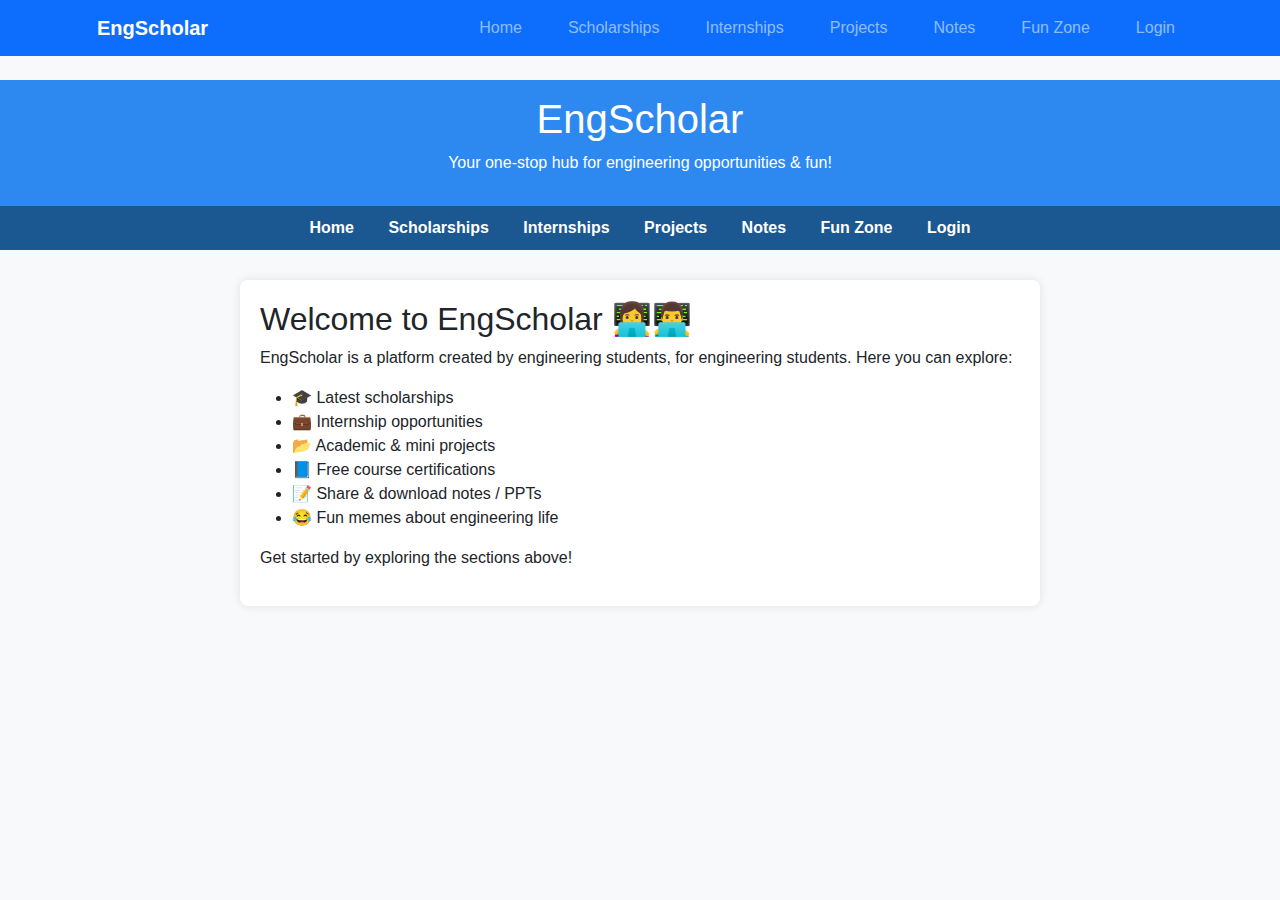
<file: templates/home.html>
<html lang="en">
<head>
    <meta charset="UTF-8">
    <meta name="viewport" content="width=device-width, initial-scale=1.0">
    <title>EngScholar</title>
    <!-- Bootstrap CSS -->
    <link href="https://cdn.jsdelivr.net/npm/bootstrap@5.3.2/dist/css/bootstrap.min.css" rel="stylesheet">
</head>
<body class="bg-light">

    <!-- Navbar -->
    <nav class="navbar navbar-expand-lg navbar-dark bg-primary">
        <div class="container">
            <a class="navbar-brand fw-bold" href="/">EngScholar</a>
            <button class="navbar-toggler" type="button" data-bs-toggle="collapse" data-bs-target="#navbarNav">
                <span class="navbar-toggler-icon"></span>
            </button>
            <div class="collapse navbar-collapse" id="navbarNav">
                <ul class="navbar-nav ms-auto">
                    <li class="nav-item"><a class="nav-link" href="/">Home</a></li>
                    <li class="nav-item"><a class="nav-link" href="/scholarship.html">Scholarships</a></li>
                    <li class="nav-item"><a class="nav-link" href="/internships">Internships</a></li>
                    <li class="nav-item"><a class="nav-link" href="/Project Ideas">Projects</a></li>
                    <li class="nav-item"><a class="nav-link" href="/notes">Notes</a></li>
                    <li class="nav-item"><a class="nav-link" href="/funzone">Fun Zone</a></li>
                    <li class="nav-item"><a class="nav-link" href="/login">Login</a></li>
                </ul>
            </div>
        </div>
    </nav>

    <!-- Page Content -->
    <div class="container mt-4">
        
    </div>

    <!-- Bootstrap JS -->
    <script src="https://cdn.jsdelivr.net/npm/bootstrap@5.3.2/dist/js/bootstrap.bundle.min.js"></script>
</body>
</html>


<!DOCTYPE html>
<html lang="en">
<head>
  <meta charset="UTF-8">
  <title>EngScholar - Home</title>
  <style>
    body {
      font-family: Arial, sans-serif;
      margin: 0; padding: 0;
      background: #f0f4f8;
    }
    header {
      background: #2d89ef;
      color: white;
      padding: 15px;
      text-align: center;
    }
    nav {
      background: #1b5790;
      padding: 10px;
      text-align: center;
    }
    nav a {
      color: white;
      margin: 0 15px;
      text-decoration: none;
      font-weight: bold;
    }
    nav a:hover {
      text-decoration: underline;
    }
    .content {
      max-width: 800px;
      margin: 30px auto;
      padding: 20px;
      background: white;
      border-radius: 8px;
      box-shadow: 0 0 10px rgba(0,0,0,0.1);
    }
    .flash {
      padding: 10px;
      margin-bottom: 15px;
      border-radius: 5px;
    }
    .success { background: #d4edda; color: #155724; }
    .error   { background: #f8d7da; color: #721c24; }
  </style>
</head>
<body>
  <header>
    <h1>EngScholar</h1>
    <p>Your one-stop hub for engineering opportunities & fun!</p>
  </header>

  <nav>
    <a href="/">Home</a>
    <a href="/scholarship.html">Scholarships</a>
    <a href="/internships">Internships</a>
    <a href="/projects">Projects</a>
    <a href="/notes">Notes</a>
    <a href="/fun">Fun Zone</a>
    <a href="/login">Login</a>
  </nav>

  <div class="content">
    

    <h2>Welcome to EngScholar 👩‍💻👨‍💻</h2>
    <p>
      EngScholar is a platform created by engineering students, for engineering students.  
      Here you can explore:
    </p>
    <ul>
      <li>🎓 Latest scholarships</li>
      <li>💼 Internship opportunities</li>
      <li>📂 Academic & mini projects</li>
      <li>📘 Free course certifications</li>
      <li>📝 Share & download notes / PPTs</li>
      <li>😂 Fun memes about engineering life</li>
    </ul>
    <p>Get started by exploring the sections above!</p>
  </div>
</body>
</html>
</file>
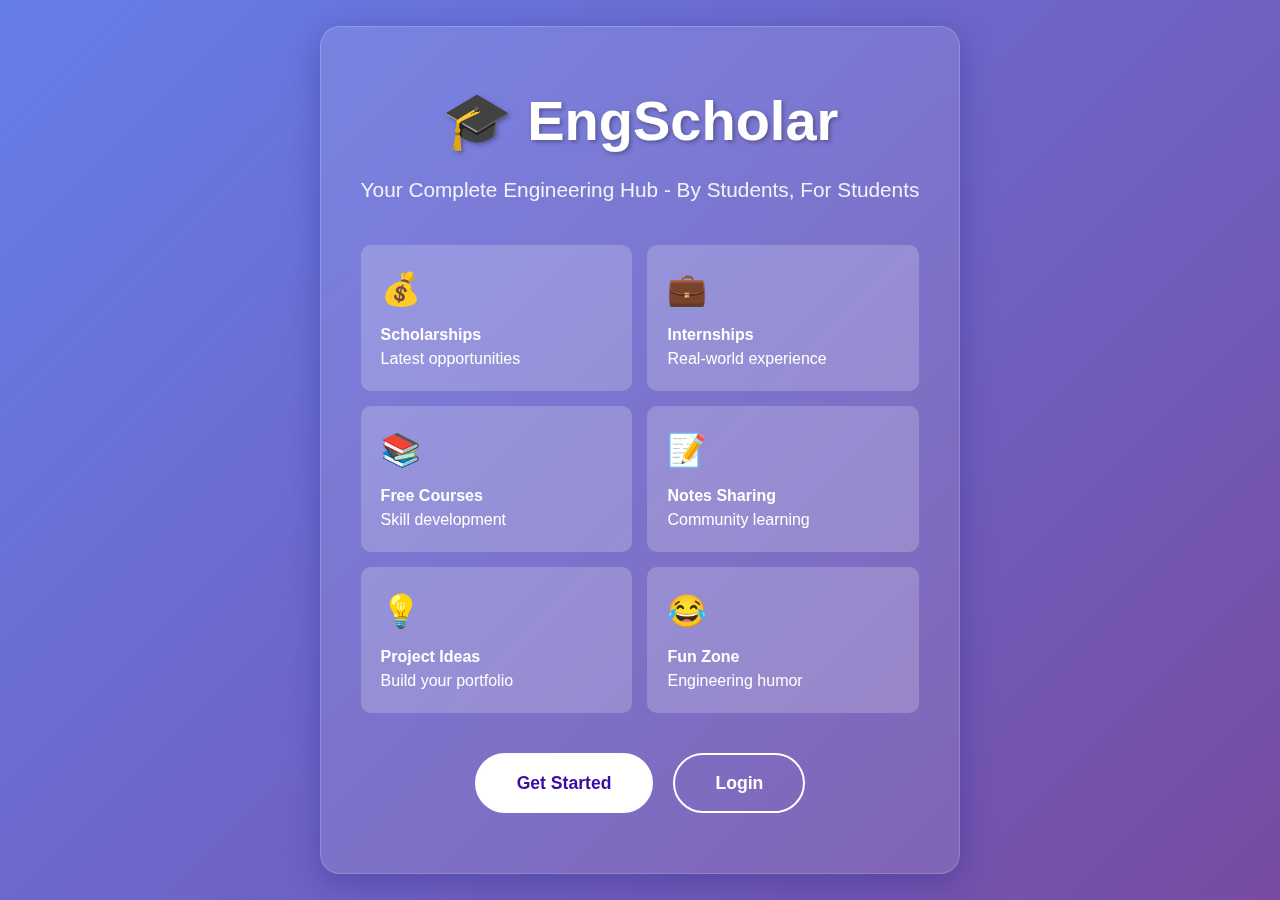
<file: templates/landing.html>
<!DOCTYPE html>
<html lang="en">
<head>
    <meta charset="UTF-8">
    <meta name="viewport" content="width=device-width, initial-scale=1.0">
    <title>EngScholar - Engineering Student Hub</title>
    <link href="https://cdn.jsdelivr.net/npm/bootstrap@5.3.2/dist/css/bootstrap.min.css" rel="stylesheet">
    <style>
        :root {
            --primary-color: #4361ee;
            --secondary-color: #3a0ca3;
            --accent-color: #7209b7;
            --light-bg: #f8f9fa;
        }
        
        body {
            font-family: 'Segoe UI', Tahoma, Geneva, Verdana, sans-serif;
            background: linear-gradient(135deg, #667eea 0%, #764ba2 100%);
            min-height: 100vh;
            margin: 0;
        }
        
        .hero-section {
            min-height: 100vh;
            display: flex;
            align-items: center;
            justify-content: center;
            color: white;
            text-align: center;
            padding: 20px;
        }
        
        .hero-content {
            background: rgba(255, 255, 255, 0.1);
            backdrop-filter: blur(10px);
            border-radius: 20px;
            padding: 60px 40px;
            box-shadow: 0 8px 32px 0 rgba(31, 38, 135, 0.37);
            border: 1px solid rgba(255, 255, 255, 0.18);
            max-width: 800px;
        }
        
        .hero-title {
            font-size: 3.5rem;
            font-weight: 700;
            margin-bottom: 20px;
            text-shadow: 2px 2px 4px rgba(0,0,0,0.3);
        }
        
        .hero-subtitle {
            font-size: 1.3rem;
            margin-bottom: 40px;
            opacity: 0.9;
        }
        
        .features-grid {
            display: grid;
            grid-template-columns: repeat(auto-fit, minmax(200px, 1fr));
            gap: 15px;
            margin: 40px 0;
            text-align: left;
        }
        
        .feature-item {
            background: rgba(255, 255, 255, 0.2);
            padding: 20px;
            border-radius: 10px;
            transition: transform 0.3s;
        }
        
        .feature-item:hover {
            transform: translateY(-5px);
            background: rgba(255, 255, 255, 0.3);
        }
        
        .feature-icon {
            font-size: 2rem;
            margin-bottom: 10px;
        }
        
        .cta-buttons {
            display: flex;
            gap: 20px;
            justify-content: center;
            flex-wrap: wrap;
        }
        
        .btn-custom {
            padding: 15px 40px;
            font-size: 1.1rem;
            font-weight: 600;
            border-radius: 50px;
            transition: all 0.3s;
            text-decoration: none;
            display: inline-block;
        }
        
        .btn-primary-custom {
            background: white;
            color: var(--secondary-color);
            border: 2px solid white;
        }
        
        .btn-primary-custom:hover {
            background: transparent;
            color: white;
            transform: scale(1.05);
        }
        
        .btn-secondary-custom {
            background: transparent;
            color: white;
            border: 2px solid white;
        }
        
        .btn-secondary-custom:hover {
            background: white;
            color: var(--secondary-color);
            transform: scale(1.05);
        }
        
        @media (max-width: 768px) {
            .hero-title {
                font-size: 2.5rem;
            }
            .hero-content {
                padding: 40px 20px;
            }
        }
    </style>
</head>
<body>
    <div class="hero-section">
        <div class="hero-content">
            <h1 class="hero-title">🎓 EngScholar</h1>
            <p class="hero-subtitle">Your Complete Engineering Hub - By Students, For Students</p>
            
            <div class="features-grid">
                <div class="feature-item">
                    <div class="feature-icon">💰</div>
                    <strong>Scholarships</strong>
                    <p class="mb-0">Latest opportunities</p>
                </div>
                <div class="feature-item">
                    <div class="feature-icon">💼</div>
                    <strong>Internships</strong>
                    <p class="mb-0">Real-world experience</p>
                </div>
                <div class="feature-item">
                    <div class="feature-icon">📚</div>
                    <strong>Free Courses</strong>
                    <p class="mb-0">Skill development</p>
                </div>
                <div class="feature-item">
                    <div class="feature-icon">📝</div>
                    <strong>Notes Sharing</strong>
                    <p class="mb-0">Community learning</p>
                </div>
                <div class="feature-item">
                    <div class="feature-icon">💡</div>
                    <strong>Project Ideas</strong>
                    <p class="mb-0">Build your portfolio</p>
                </div>
                <div class="feature-item">
                    <div class="feature-icon">😂</div>
                    <strong>Fun Zone</strong>
                    <p class="mb-0">Engineering humor</p>
                </div>
            </div>
            
            <div class="cta-buttons">
                <a href="/register" class="btn-custom btn-primary-custom">Get Started</a>
                <a href="/login" class="btn-custom btn-secondary-custom">Login</a>
            </div>
        </div>
    </div>
    
    <script src="https://cdn.jsdelivr.net/npm/bootstrap@5.3.2/dist/js/bootstrap.bundle.min.js"></script>
</body>
</html>
</file>
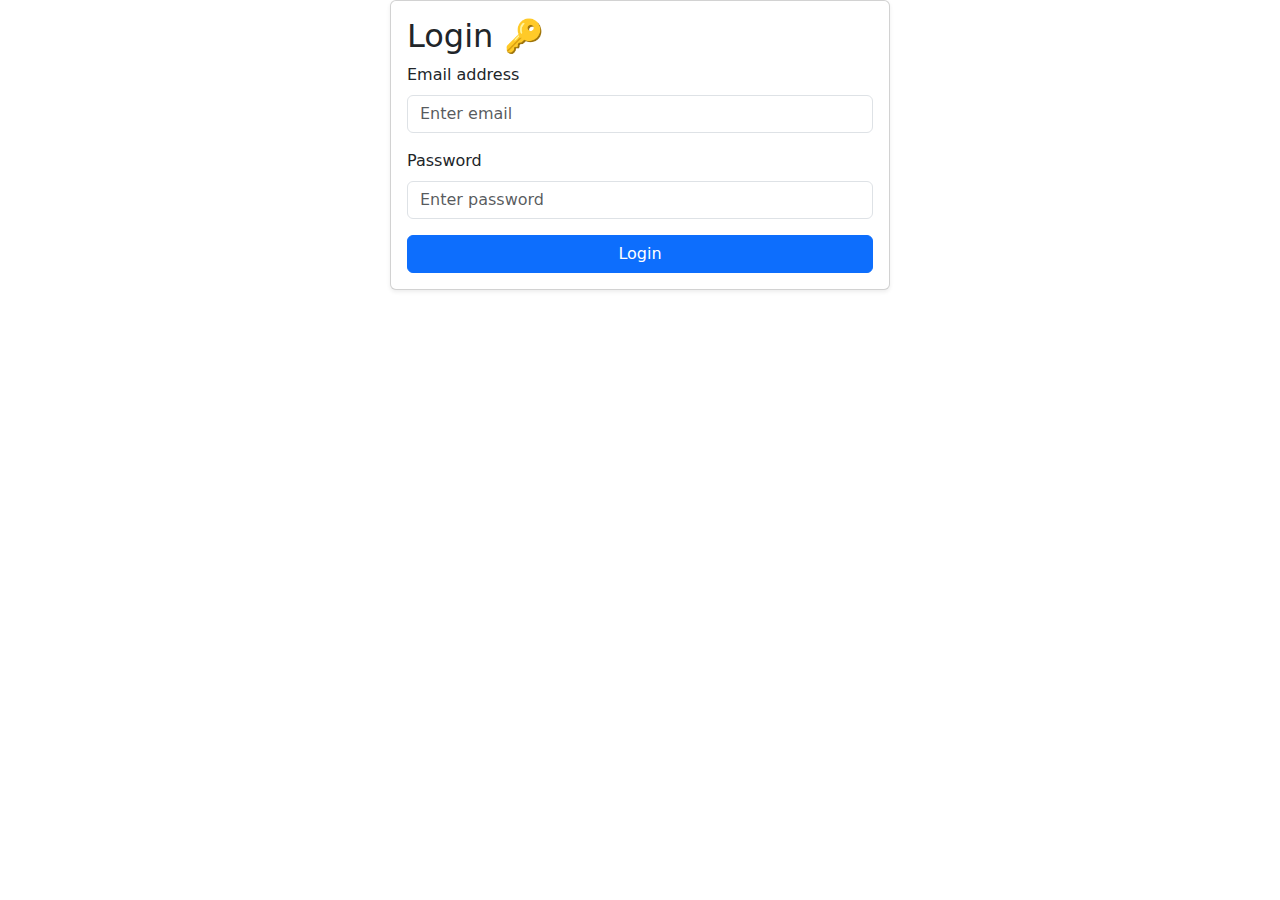
<file: templates/login.html>
<!DOCTYPE html>

<html lang="en">
<head>
    <meta charset="UTF-8">
    <meta name="viewport" content="width=device-width, initial-scale=1.0">
    <title>EngScholar</title>
    <!-- Bootstrap CSS -->
    <link href="https://cdn.jsdelivr.net/npm/bootstrap@5.3.2/dist/css/bootstrap.min.css" rel="stylesheet">
</head><div class="card shadow-sm" style="max-width: 500px; margin: auto;">
    <div class="card-body">
        <h2 class="card-title">Login 🔑</h2>
        <form>
            <div class="mb-3">
                <label class="form-label">Email address</label>
                <input type="email" class="form-control" placeholder="Enter email">
            </div>
            <div class="mb-3">
                <label class="form-label">Password</label>
                <input type="password" class="form-control" placeholder="Enter password">
            </div>
            <button type="submit" class="btn btn-primary w-100">Login</button>
        </form>
    </div>
</div>
</file>
